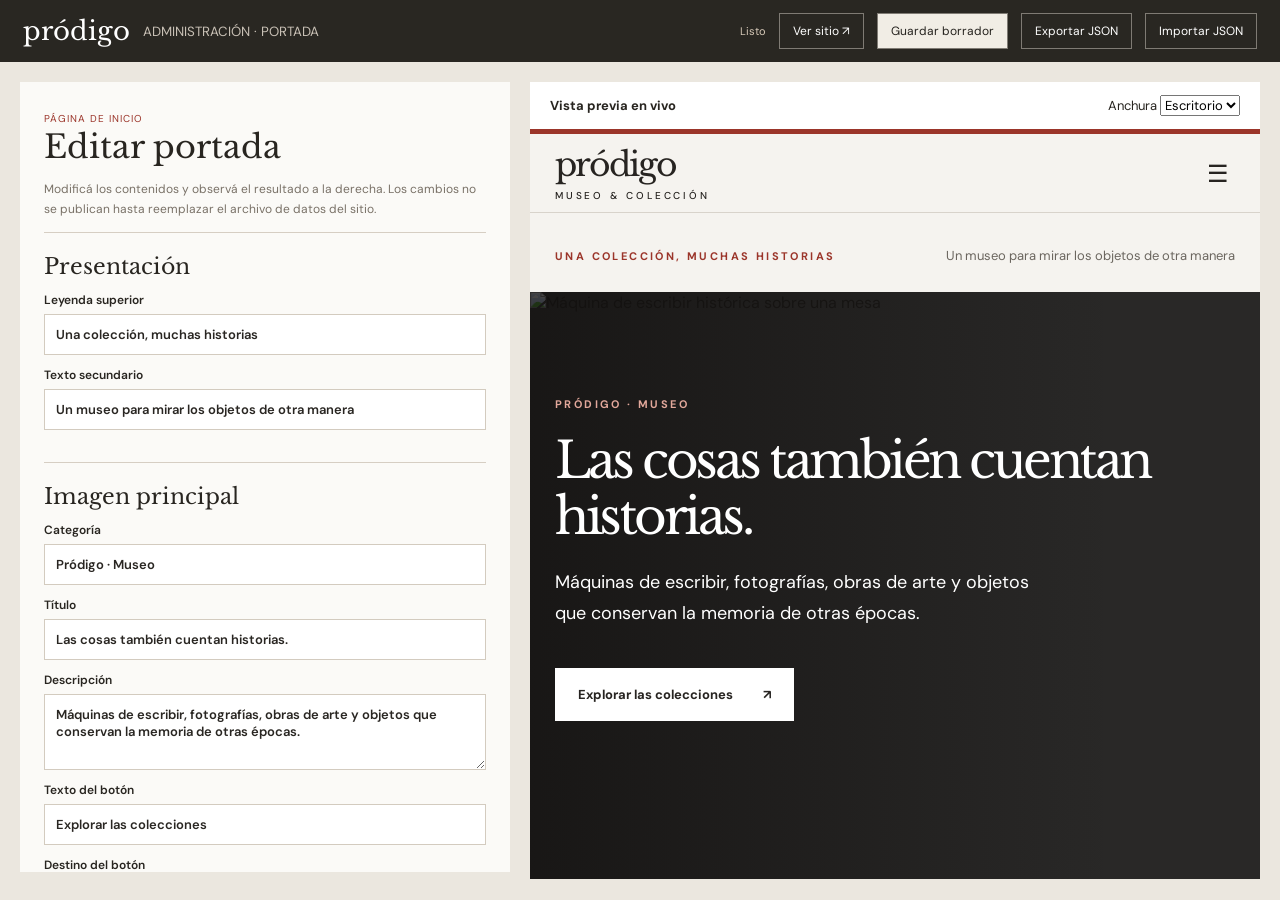
<file: admin/index.html>
<!doctype html><html lang="es"><head><meta charset="utf-8"><meta name="viewport" content="width=device-width,initial-scale=1"><title>Administrar portada · Pródigo</title><link href="https://fonts.googleapis.com/css2?family=DM+Sans:wght@400;500;600;700&family=Libre+Baskerville:ital,wght@0,400;0,700;1,400&display=swap" rel="stylesheet"><style>
*{box-sizing:border-box}body{margin:0;background:#ebe7df;color:#282520;font-family:'DM Sans',sans-serif}button,input,textarea,select{font:inherit}button{cursor:pointer}.top{background:#292722;color:white;display:flex;align-items:center;gap:13px;padding:13px 23px;flex-wrap:wrap}.top strong{font:26px 'Libre Baskerville',serif}.top small{color:#c8c0b5}.top .space{flex:1}.top button,.top a{color:white;background:transparent;border:1px solid #7f7b74;padding:9px 13px;font-size:12px;text-decoration:none}.top .save{background:#f1ede5;color:#25221e}.layout{display:grid;grid-template-columns:minmax(360px,490px) minmax(0,1fr);gap:20px;max-width:1750px;margin:auto;padding:20px}.panel{background:#fbfaf7;padding:24px;max-height:calc(100vh - 110px);overflow:auto;position:sticky;top:15px}.panel h1{font:32px 'Libre Baskerville',serif;margin:0 0 10px}.muted{color:#797167;font-size:12px;line-height:1.7}.group{border-top:1px solid #d6cec3;padding:20px 0}.group h2{font:22px 'Libre Baskerville',serif;margin:0 0 12px}.field{display:block;margin:12px 0;font-size:12px;font-weight:600}.field input,.field textarea,.field select{display:block;width:100%;margin-top:6px;padding:11px;border:1px solid #d3cbbf;border-radius:0;background:white;font-size:13px;color:#292622}.field textarea{resize:vertical;min-height:76px}.media{display:flex;gap:8px;align-items:center}.media input{flex:1;min-width:0}.media button,.actions button,.add{border:1px solid #cfc5b7;background:#fff;padding:9px;font-size:12px}.actions{display:flex;flex-wrap:wrap;gap:7px;margin:10px 0}.actions button:hover,.add:hover{border-color:#9b352a}.sectionrow{border:1px solid #dad1c7;margin:10px 0;padding:13px;background:#fff}.sectiontitle{display:flex;gap:10px;align-items:center}.sectiontitle strong{flex:1;font-size:14px}.sectiontitle button{background:transparent;border:1px solid #d7cec4;padding:5px 9px}.item{border-left:2px solid #a89e92;background:#f4f0eb;padding:11px;margin:13px 0}.preview{min-width:0}.previewbar{background:#fff;padding:13px 20px;display:flex;gap:12px;justify-content:space-between;align-items:center;font-size:13px}.preview iframe{width:100%;height:calc(100vh - 150px);border:0;background:white;display:block}.note{padding:11px;background:#f0e7df;font-size:12px;line-height:1.6}.status{color:#d6c9b8;font-size:11px}.hidden{display:none}.segment{border-bottom:1px solid #dcd5cb;margin-bottom:12px;padding-bottom:12px}.pill{font-size:10px;color:#9b352a;text-transform:uppercase;letter-spacing:1px}.upload{display:none}@media(max-width:1000px){.layout{grid-template-columns:1fr}.panel{max-height:none;position:static}.preview iframe{height:700px}}@media(max-width:600px){.layout{padding:0}.panel{padding:18px}.previewbar{padding:13px}.top{padding:12px}.top small{display:none}}
</style></head><body><div class="top"><strong>pródigo</strong><small>ADMINISTRACIÓN · PORTADA</small><span class="space"></span><span id="status" class="status">Cargando…</span><a href="../" target="_blank" rel="noopener">Ver sitio ↗</a><button id="save" class="save">Guardar borrador</button><button id="download">Exportar JSON</button><button id="importButton">Importar JSON</button><input id="importFile" class="upload" type="file" accept=".json,application/json"></div><div class="layout"><div class="panel"><span class="pill">Página de inicio</span><h1>Editar portada</h1><p class="muted">Modificá los contenidos y observá el resultado a la derecha. Los cambios no se publican hasta reemplazar el archivo de datos del sitio.</p><div id="fields"></div><div class="group"><h2>Nueva sección</h2><div class="actions"><button data-add="text">+ Texto libre</button><button data-add="feature">+ Destacado</button><button data-add="stories">+ Tarjetas</button></div></div><p class="note">Las fotografías cargadas desde tu equipo se optimizan e incrustan en el JSON. Para una colección grande convendrá almacenarlas como archivos independientes en el hosting. Este administrador es un prototipo local: no requiere contraseña porque no modifica directamente el repositorio.</p></div><div class="preview"><div class="previewbar"><strong>Vista previa en vivo</strong><label>Anchura <select id="width"><option value="100%">Escritorio</option><option value="750px">Tableta</option><option value="390px">Móvil</option></select></label></div><iframe id="frame" src="../" title="Vista previa de portada"></iframe></div></div><script>
const $=x=>document.getElementById(x);let model=null,dirty=false,ready=false;const key='prodigo-admin-home-v1';
const clone=x=>JSON.parse(JSON.stringify(x));
function safe(v){return String(v??'').replace(/[&<>"']/g,c=>({'&':'&amp;','<':'&lt;','>':'&gt;','"':'&quot;',"'":'&#39;'}[c]))}
function update(){dirty=true;$('status').textContent='Cambios sin guardar';preview()}
function preview(){if(ready&&model)$('frame').contentWindow.postMessage({type:'PRODIGO_PREVIEW',payload:model},location.origin)}
$('frame').addEventListener('load',()=>{ready=true;preview()});
function field(obj,key,label,multi=false){const wrap=document.createElement('label');wrap.className='field';wrap.textContent=label;const input=document.createElement(multi?'textarea':'input');if(!multi)input.type='text';input.value=obj[key]||'';input.oninput=()=>{obj[key]=input.value;update()};wrap.append(input);return wrap}
function imageField(obj,label='Imagen'){const wrap=document.createElement('div'),f=field(obj,'image',label);wrap.append(f);const row=document.createElement('div');row.className='actions';const button=document.createElement('button');button.textContent='Subir imagen del equipo';const picker=document.createElement('input');picker.type='file';picker.accept='image/*';picker.className='upload';button.onclick=()=>picker.click();picker.onchange=async()=>{if(!picker.files?.[0])return;try{const file=picker.files[0];if(file.size>15*1024*1024)throw Error('La imagen supera 15 MB');const url=URL.createObjectURL(file);const img=new Image();img.src=url;await img.decode();const canvas=document.createElement('canvas');const scale=Math.min(1,1700/img.naturalWidth,1700/img.naturalHeight);canvas.width=Math.round(img.naturalWidth*scale);canvas.height=Math.round(img.naturalHeight*scale);canvas.getContext('2d').drawImage(img,0,0,canvas.width,canvas.height);obj.image=canvas.toDataURL('image/jpeg',.78);URL.revokeObjectURL(url);render();update()}catch(e){alert('No se pudo cargar la imagen: '+e.message)}};row.append(button,picker);wrap.append(row);return wrap}
function addFields(parent,obj,keys){keys.forEach(([k,label,multi])=>parent.append(field(obj,k,label,multi)))}
function itemEditor(list,index,sectionType){const obj=list[index],wrap=document.createElement('div');wrap.className='item';const title=document.createElement('strong');title.textContent='Tarjeta '+(index+1);wrap.append(title);addFields(wrap,obj,[['title','Título'],['eyebrow','Categoría'],['text','Descripción',true],['href','Enlace'],['alt','Texto alternativo']]);wrap.append(imageField(obj));const buttons=document.createElement('div');buttons.className='actions';for(const [name,delta] of [['↑',-1],['↓',1]]){const btn=document.createElement('button');btn.textContent=name;btn.onclick=()=>{const dest=index+delta;if(dest<0||dest>=list.length)return;[list[index],list[dest]]=[list[dest],list[index]];render();update()};buttons.append(btn)}const del=document.createElement('button');del.textContent='Eliminar tarjeta';del.onclick=()=>{if(!confirm('¿Eliminar esta tarjeta?'))return;list.splice(index,1);render();update()};buttons.append(del);wrap.append(buttons);return wrap}
function render(){if(!model)return;const host=$('fields');host.innerHTML='';const intro=document.createElement('div');intro.className='group';intro.innerHTML='<h2>Presentación</h2>';addFields(intro,model.intro,[['eyebrow','Leyenda superior'],['text','Texto secundario']]);host.append(intro);
const hero=document.createElement('div');hero.className='group';hero.innerHTML='<h2>Imagen principal</h2>';addFields(hero,model.hero,[['eyebrow','Categoría'],['title','Título'],['description','Descripción',true],['button','Texto del botón'],['href','Destino del botón'],['alt','Descripción de la imagen'],['position','Encuadre CSS (por ejemplo center 30%)']]);hero.append(imageField(model.hero));host.append(hero);
model.sections.forEach((s,i)=>{const block=document.createElement('div');block.className='group';const top=document.createElement('div');top.className='sectiontitle';const title=document.createElement('strong');title.textContent=(i+1)+'. '+(s.title||s.type);top.append(title);const check=document.createElement('input');check.type='checkbox';check.checked=s.visible!==false;check.title='Mostrar sección';check.onchange=()=>{s.visible=check.checked;update()};top.append(check);const label=document.createElement('span');label.textContent='Visible';label.style.fontSize='11px';top.append(label);block.append(top);const controls=document.createElement('div');controls.className='actions';for(const [label,delta] of [['Subir ↑',-1],['Bajar ↓',1]]){const b=document.createElement('button');b.textContent=label;b.onclick=()=>{const j=i+delta;if(j<0||j>=model.sections.length)return;[model.sections[j],model.sections[i]]=[model.sections[i],model.sections[j]];render();update()};controls.append(b)}if(!['collections','stories','feature','store'].includes(s.id)){const del=document.createElement('button');del.textContent='Eliminar sección';del.onclick=()=>{if(!confirm('¿Eliminar sección?'))return;model.sections.splice(i,1);render();update()};controls.append(del)}block.append(controls);addFields(block,s,[['eyebrow','Categoría'],['title','Título'],['text','Texto',true],['button','Texto del botón'],['linkText','Texto del enlace'],['href','Destino']].filter(([k])=>k in s));if(s.type==='feature')block.append(imageField(s));if(['stories','collections'].includes(s.type)){(s.items||[]).forEach((item,j)=>block.append(itemEditor(s.items,j,s.type)));const add=document.createElement('button');add.className='add';add.textContent='+ Agregar tarjeta';add.onclick=()=>{s.items.push({title:'Nueva tarjeta',text:'',eyebrow:'',href:'#inicio',image:'',alt:''});render();update()};block.append(add)}host.append(block)})}
document.querySelectorAll('[data-add]').forEach(btn=>btn.onclick=()=>{const type=btn.dataset.add,seq=Date.now();const section={id:'custom-'+seq,type,visible:true,eyebrow:'Desde el museo',title:'Nueva sección'};if(type==='text')section.text='Escribí aquí la descripción.';if(type==='feature')Object.assign(section,{text:'Descripción',image:'',alt:'',button:'Ver más',href:'#inicio'});if(type==='stories')Object.assign(section,{linkText:'Ver más',href:'#historias',items:[]});model.sections.push(section);render();update()});
$('width').onchange=e=>{$('frame').style.width=e.target.value;$('frame').style.margin='0 auto';$('frame').style.maxWidth='100%'};
$('save').onclick=()=>{try{localStorage.setItem(key,JSON.stringify(model));dirty=false;$('status').textContent='Borrador guardado ✓'}catch(e){alert('No se pudo guardar; comprobá el tamaño de las imágenes: '+e.message)}};
$('download').onclick=()=>{const blob=new Blob([JSON.stringify(model,null,2)+'\n'],{type:'application/json'});const u=URL.createObjectURL(blob),a=document.createElement('a');a.href=u;a.download='home.json';a.click();setTimeout(()=>URL.revokeObjectURL(u),3000)};
$('importButton').onclick=()=>$('importFile').click();$('importFile').onchange=async e=>{const file=e.target.files[0];if(!file)return;try{const data=JSON.parse(await file.text());if(!data.hero||!data.intro||!Array.isArray(data.sections))throw Error('Formato incompatible');model=data;render();update()}catch(err){alert('Importación fallida: '+err.message)}e.target.value=''};
async function init(){try{const r=await fetch('../data/home.json',{cache:'no-store'});if(!r.ok)throw Error(r.status);model=await r.json();const saved=localStorage.getItem(key);if(saved&&confirm('Hay un borrador guardado en este navegador. ¿Querés recuperarlo?')){try{const d=JSON.parse(saved);if(d.hero&&Array.isArray(d.sections))model=d}catch(e){}}render();preview();$('status').textContent='Listo'}catch(e){$('status').textContent='Error al cargar';alert('No se pudo cargar data/home.json: '+e.message)}}init();window.addEventListener('beforeunload',e=>{if(dirty){e.preventDefault();e.returnValue=''}});
</script></body></html>
</file>
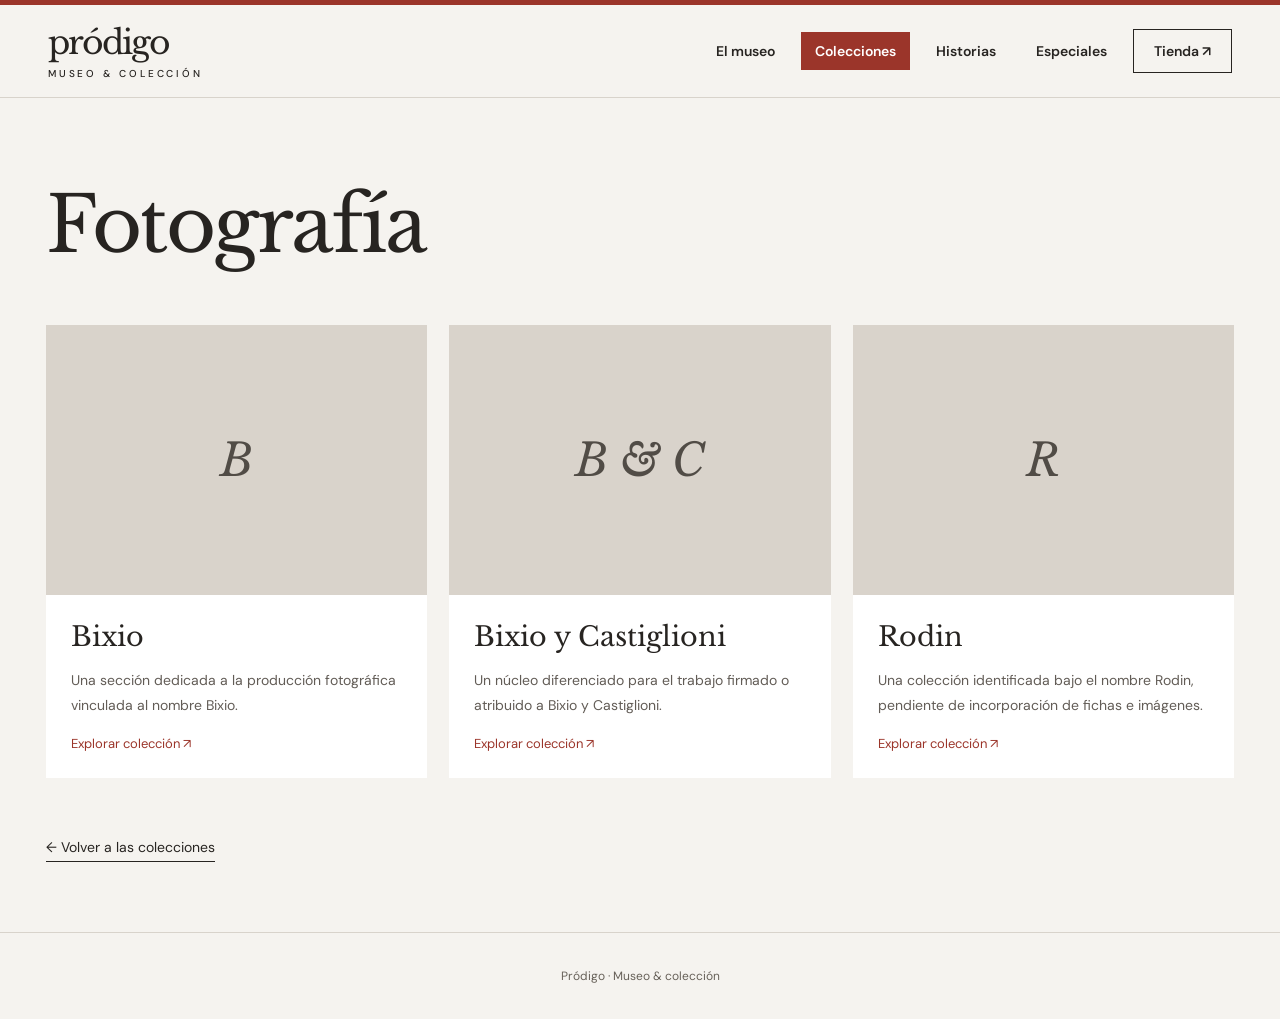
<file: colecciones/fotografia.html>
<!doctype html><html lang="es"><head><title>Fotografía — Pródigo</title><meta charset="utf-8"><meta name="viewport" content="width=device-width,initial-scale=1"><link href="https://fonts.googleapis.com/css2?family=DM+Sans:wght@400;500;600;700&family=Libre+Baskerville:ital,wght@0,400;0,700;1,400&display=swap" rel="stylesheet"><style>*{box-sizing:border-box}body{margin:0;background:#f5f3ef;color:#272421;font-family:'DM Sans',sans-serif}a{color:inherit}main{max-width:1240px;margin:auto;padding:70px 26px}h1,h2,h3{font-family:'Libre Baskerville',serif;font-weight:400}h1{font-size:clamp(43px,6vw,79px);letter-spacing:-2.5px;line-height:1.14;margin:14px 0 25px}.lead{font-size:21px;line-height:1.7;color:#59534d;max-width:760px}.by{padding:20px 0;border-top:1px solid #d8d3cb;border-bottom:1px solid #d8d3cb;margin:40px 0;font-size:13px}figure{margin:45px 0}figure img{width:100%;max-height:680px;object-fit:contain;background:#e9e6e0}figcaption{font-size:12px;line-height:1.6;color:#676159;margin-top:10px}.reading{max-width:740px;margin:auto}.reading p{font:18px/1.95 Georgia,serif}.reading h2{font-size:34px;margin-top:56px}.back{display:inline-block;margin-top:60px;padding-bottom:5px;border-bottom:1px solid #272421;text-decoration:none;font-size:14px}footer{border-top:1px solid #d8d3cb;padding:35px 26px;text-align:center;font-size:12px;color:#676159}@media(max-width:650px){main{padding-top:45px}.reading p{font-size:17px}}</style><style>.grid{display:grid;grid-template-columns:repeat(3,1fr);gap:22px;margin-top:55px}.card{background:#fff;text-decoration:none}.card .thumb{height:270px;background:#d9d3cb;display:flex;align-items:center;justify-content:center;font:italic 45px 'Libre Baskerville',serif;color:#514c46}.card section{padding:25px}.card h2{font-size:27px;margin:0 0 15px}.card p{font:14px/1.8 'DM Sans',sans-serif;color:#625c56}.card span{color:#9b352a;font-size:13px}.detail{display:none;margin-top:60px;border-top:1px solid #d8d3cb;padding-top:40px}.detail:target{display:block}.detail h2{font-size:43px}.detail p{font:18px/1.85 Georgia,serif;max-width:750px}.detail small{color:#6b665f}@media(max-width:800px){.grid{grid-template-columns:1fr}}</style><link rel="stylesheet" href="../css/site-header.css"><script src="../js/site-header.js" defer></script></head><body><div class="topline"></div><header class="site-header"><div class="head"><a href="../index.html" class="brand">pródigo<span>Museo & colección</span></a><button type="button" class="menu" id="menu" aria-label="Menú" aria-controls="nav" aria-expanded="false">☰</button><nav class="nav" id="nav" aria-label="Navegación principal">
<a data-section="museo" href="../index.html#museo">El museo</a>
<a data-section="colecciones" href="../index.html#colecciones" aria-current="page">Colecciones</a>
<a data-section="historias" href="../historias/">Historias</a>
<a data-section="especiales" href="../index.html#especiales">Especiales</a>
<a data-section="tienda" href="../index.html#tienda" class="shop">Tienda ↗</a>
</nav></div></header><main><h1>Fotografía</h1><div class="grid"><a class="card" href="#bixio"><div class="thumb">B</div><section><h2>Bixio</h2><p>Una sección dedicada a la producción fotográfica vinculada al nombre Bixio.</p><span>Explorar colección ↗</span></section></a><a class="card" href="#bixio-castiglioni"><div class="thumb">B & C</div><section><h2>Bixio y Castiglioni</h2><p>Un núcleo diferenciado para el trabajo firmado o atribuido a Bixio y Castiglioni.</p><span>Explorar colección ↗</span></section></a><a class="card" href="#rodin"><div class="thumb">R</div><section><h2>Rodin</h2><p>Una colección identificada bajo el nombre Rodin, pendiente de incorporación de fichas e imágenes.</p><span>Explorar colección ↗</span></section></a></div><div id="bixio" class="detail"><span class="tag">Colección fotográfica</span><h2>Bixio</h2><p>Este espacio reunirá fotografías, datos de identificación y documentación relacionada con Bixio. La presentación permitirá contextualizar cada pieza, vincular autores y consultar imágenes de anversos y reversos cuando estén disponibles.</p><small>Sin registros fotográficos publicados todavía.</small></div><div id="bixio-castiglioni" class="detail"><span class="tag">Colección fotográfica</span><h2>Bixio y Castiglioni</h2><p>Sección reservada para las fotografías vinculadas a la denominación Bixio y Castiglioni. La separación respecto de Bixio permitirá preservar las atribuciones y las firmas de cada conjunto mientras se desarrolla su investigación.</p><small>Sin registros fotográficos publicados todavía.</small></div><div id="rodin" class="detail"><span class="tag">Colección fotográfica</span><h2>Rodin</h2><p>Sección dedicada al núcleo Rodin. Se incorporarán fotografías y descripciones catalográficas una vez identificados los documentos que integran este conjunto.</p><small>Sin registros fotográficos publicados todavía.</small></div><a class="back" href="../index.html#colecciones">← Volver a las colecciones</a></main><footer>Pródigo · Museo & colección</footer></body></html>
</file>
<file: css/site-header.css>
.topline{height:5px;background:#9b352a}
.site-header{position:sticky;top:0;z-index:10;border-bottom:1px solid #d8d3cb;background:rgba(245,243,239,.98)}
.site-header .head{max-width:1440px;margin:auto;display:flex;align-items:center;justify-content:space-between;min-height:92px;padding:0 48px;gap:28px}
.site-header .brand{font-family:'Libre Baskerville',Georgia,serif;font-size:33px;letter-spacing:-2px;white-space:nowrap}
.site-header .brand span{display:block;font:500 10px 'DM Sans',sans-serif;letter-spacing:2.8px;text-transform:uppercase;margin-top:4px}
.site-header a{color:inherit;text-decoration:none}
.site-header .nav{display:flex;gap:12px;align-items:center}
.site-header .nav a{font-size:14px;font-weight:600;padding:10px 14px;white-space:nowrap}
.site-header .nav a:hover{color:#9b352a}
.site-header .nav .shop{border:1px solid #272421;padding:12px 20px}
.site-header .nav a[aria-current="page"]{background:#9b352a;border-color:#9b352a;color:#fff}
.site-header .menu{display:none;border:0;background:none;color:inherit;font:inherit;font-size:24px;cursor:pointer}
@media(max-width:950px){
  .site-header .head{padding:0 25px;min-height:78px}
  .site-header .menu{display:block}
  .site-header .nav{display:none;position:absolute;top:100%;left:0;right:0;background:#f5f3ef;padding:16px 25px;flex-direction:column;align-items:flex-start;border-bottom:1px solid #d8d3cb;gap:4px}
  .site-header .nav.open{display:flex}
}
@media(max-width:600px){.site-header .brand{font-size:27px}}
</file>
